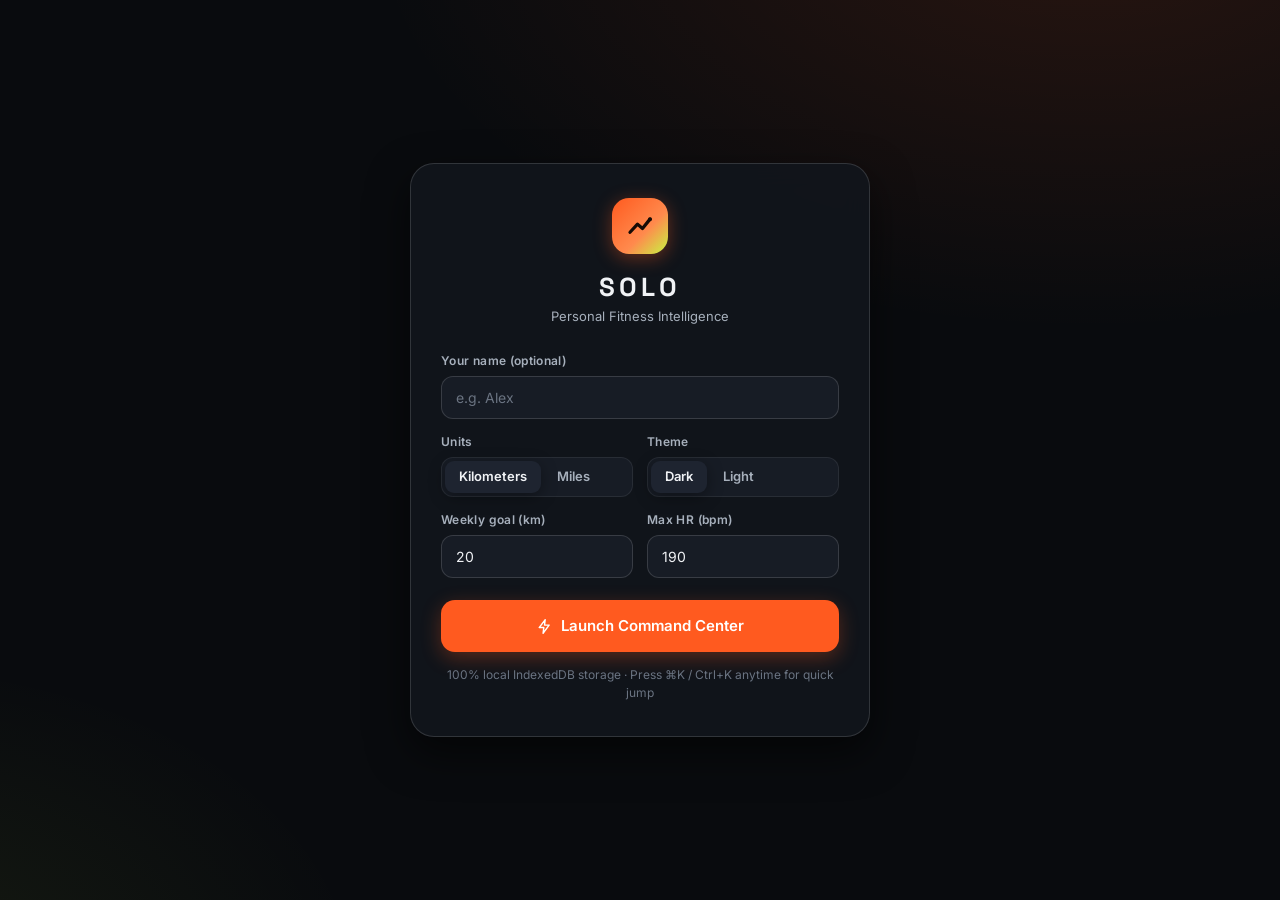
<file: index.html>
<!doctype html>
<html lang="en" data-theme="dark">
<head>
<meta charset="utf-8">
<meta name="viewport" content="width=device-width, initial-scale=1, viewport-fit=cover">
<title>SOLO — Personal Fitness Intelligence</title>
<meta name="description" content="SOLO — a private, single-user fitness command center. Track runs, rides, hikes and workouts with CTL/ATL/TSB training load modeling. You vs your best.">
<meta name="theme-color" content="#090B0E">
<meta name="mobile-web-app-capable" content="yes">
<meta name="apple-mobile-web-app-capable" content="yes">
<meta name="apple-mobile-web-app-status-bar-style" content="black-translucent">
<meta name="apple-mobile-web-app-title" content="SOLO">
<link rel="preconnect" href="https://fonts.googleapis.com">
<link rel="preconnect" href="https://fonts.gstatic.com" crossorigin>
<link href="https://fonts.googleapis.com/css2?family=Inter:wght@400;500;600;700&family=JetBrains+Mono:wght@500;600&family=Space+Grotesk:wght@600;700&display=swap" rel="stylesheet">
<link rel="icon" href="data:image/svg+xml,%3Csvg%20xmlns='http://www.w3.org/2000/svg'%20viewBox='0%200%2096%2096'%3E%3Crect%20width='96'%20height='96'%20rx='22'%20fill='%230C0E12'/%3E%3Cpath%20d='M26%2062%20L44%2044%20L54%2054%20L72%2032'%20stroke='%23FF5A1F'%20stroke-width='9'%20stroke-linecap='round'%20stroke-linejoin='round'%20fill='none'/%3E%3Ccircle%20cx='72'%20cy='32'%20r='8'%20fill='%23C8F542'/%3E%3C/svg%3E">
<link rel="stylesheet" href="styles.css">
</head>
<body>

<div id="lockscreen" class="lockscreen" hidden></div>

<div id="shell" class="shell" hidden>
  <aside id="sidebar">
    <div class="side-logo" data-nav="dashboard" role="button" tabindex="0">
      <div class="logo-mark">
        <svg viewBox="0 0 24 24" fill="none" stroke="currentColor" stroke-width="2.6" stroke-linecap="round" stroke-linejoin="round"><path d="M4 17 L10 10.5 L14 14 L20 6.5"/><circle cx="20" cy="6.5" r="1.6" fill="currentColor" stroke="none"/></svg>
      </div>
      <div>
        <div class="logo-word">SOLO</div>
        <div class="logo-tag">You vs. your best</div>
      </div>
    </div>

    <button class="cmd-trigger" data-action="open-cmd" aria-label="Quick search and commands">
      <span class="row" style="gap:7px">
        <svg viewBox="0 0 24 24" width="14" height="14" fill="none" stroke="currentColor" stroke-width="2.2" stroke-linecap="round"><circle cx="11" cy="11" r="6.5"/><path d="M16 16l5 5"/></svg>
        Quick jump…
      </span>
      <span class="kbd">⌘K</span>
    </button>

    <nav class="side-nav" id="sidenav"></nav>

    <div class="side-foot">
      <div class="side-util" id="side-util"></div>
    </div>
  </aside>

  <div class="main">
    <header id="topbar">
      <div class="topbar-brand" data-nav="dashboard" role="button" tabindex="0">
        <div class="logo-mark" style="width:32px;height:32px;border-radius:9px">
          <svg viewBox="0 0 24 24" fill="none" stroke="currentColor" stroke-width="2.6" stroke-linecap="round" stroke-linejoin="round" style="width:18px;height:18px"><path d="M4 17 L10 10.5 L14 14 L20 6.5"/><circle cx="20" cy="6.5" r="1.6" fill="currentColor" stroke="none"/></svg>
        </div>
        <span class="logo-word" style="font-size:17px">SOLO</span>
      </div>
      <div>
        <div class="topbar-title" id="topbar-title">Dashboard</div>
        <div class="topbar-sub" id="topbar-sub"></div>
      </div>
      <div class="topbar-actions" id="topbar-actions"></div>
    </header>
    <main id="view" tabindex="-1"></main>
  </div>

  <nav id="bottomnav"></nav>
</div>

<button id="recchip" aria-label="Return to recording"></button>
<div id="toasts" aria-live="polite"></div>
<div id="modal-root"></div>
<div id="cmd-root"></div>
<div id="tooltip" role="tooltip"></div>

<script src="scripts.js"></script>
</body>
</html>
</file>
<file: styles.css>
/* ============================================================
   SOLO — Personal Fitness Intelligence
   ============================================================ */

:root{
  --font-ui:'Inter',system-ui,-apple-system,'Segoe UI',Roboto,Helvetica,Arial,sans-serif;
  --font-display:'Space Grotesk','Inter',system-ui,sans-serif;
  --font-mono:'JetBrains Mono',ui-monospace,SFMono-Regular,monospace;
  --r-lg:20px; --r-md:14px; --r-sm:10px;
  --side-w:256px;
  --ease:cubic-bezier(.22,.8,.3,1);
  --safe-top:env(safe-area-inset-top,0px);
  --safe-bottom:env(safe-area-inset-bottom,0px);
  --safe-left:env(safe-area-inset-left,0px);
  --safe-right:env(safe-area-inset-right,0px);
}

html[data-theme="dark"]{
  --bg:#090B0E;
  --bg-2:#0D1015;
  --card:#12161D;
  --card-2:#171C25;
  --card-3:#1E2430;
  --border:rgba(255,255,255,.075);
  --border-2:rgba(255,255,255,.14);
  --text:#F0F2F5;
  --text-2:#A7B0BC;
  --text-3:#6B7482;
  --accent:#FF5A1F;
  --accent-hi:#FF7A45;
  --accent-ink:#160B06;
  --lime:#C8F542;
  --lime-ink:#141B03;
  --ok:#3ECF8E; --warn:#F5C542; --err:#FF5D5D; --info:#38BDF8;
  --run:#FF6B2C; --walk:#F5D842; --cycle:#5B8CFF; --hike:#35D0BA; --gym:#A78BFA; --custom:#C8F542;
  --shadow:0 16px 42px rgba(0,0,0,.58);
  --shadow-sm:0 4px 16px rgba(0,0,0,.36);
  --grid:rgba(255,255,255,.055);
  --chart-tip-bg:#1B212C;
  --safety:env(safe-area-inset-bottom,0px);
  color-scheme:dark;
}
html[data-theme="light"]{
  --bg:#F3F5F8;
  --bg-2:#EAECEF;
  --card:#FFFFFF;
  --card-2:#F5F7FA;
  --card-3:#EBEEF3;
  --border:rgba(15,20,30,.085);
  --border-2:rgba(15,20,30,.16);
  --text:#12161E;
  --text-2:#565F6E;
  --text-3:#87909E;
  --accent:#F04E12;
  --accent-hi:#FF6A33;
  --accent-ink:#FFF6F2;
  --lime:#7DB410;
  --lime-ink:#F7FFE8;
  --ok:#149A62; --warn:#B58900; --err:#D84343; --info:#0284C7;
  --run:#F0561E; --walk:#C29A0B; --cycle:#3D6FE0; --hike:#12988A; --gym:#8256E8; --custom:#7DB410;
  --shadow:0 12px 34px rgba(24,32,48,.11);
  --shadow-sm:0 3px 12px rgba(24,32,48,.07);
  --grid:rgba(15,20,30,.07);
  --chart-tip-bg:#1D222B;
  --safety:env(safe-area-inset-bottom,0px);
  color-scheme:light;
}

*{box-sizing:border-box;margin:0;padding:0;-webkit-tap-highlight-color:transparent}
[hidden]{display:none !important}
html{-webkit-text-size-adjust:100%;overflow-x:hidden}
body{
  font-family:var(--font-ui);
  background:var(--bg);
  color:var(--text);
  font-size:15px;
  line-height:1.5;
  min-height:100vh;
  min-height:100dvh;
  overflow-x:hidden;
  -webkit-font-smoothing:antialiased;
  text-rendering:optimizeLegibility;
}
::selection{background:rgba(255,90,31,.35)}
button{font:inherit;color:inherit;background:none;border:none;cursor:pointer;touch-action:manipulation}
input,select,textarea{font:inherit;color:inherit;touch-action:manipulation}
a{color:inherit;text-decoration:none;touch-action:manipulation}
img{max-width:100%;height:auto;display:block}
canvas{display:block;max-width:100%}
:focus-visible{outline:2px solid var(--accent);outline-offset:2px;border-radius:6px}
::-webkit-scrollbar{width:10px;height:10px}
::-webkit-scrollbar-thumb{background:var(--border-2);border-radius:8px;border:2px solid transparent;background-clip:content-box}
::-webkit-scrollbar-track{background:transparent}

/* ---------- typography helpers ---------- */
.display{font-family:var(--font-display)}
.mono{font-family:var(--font-mono);font-variant-numeric:tabular-nums}
.num{font-family:var(--font-display);font-variant-numeric:tabular-nums;letter-spacing:-.01em}
.muted{color:var(--text-2)}
.dim{color:var(--text-3)}
.tiny{font-size:12px}
.small{font-size:13px}
.up{color:var(--ok)} .down{color:var(--err)}
.acc{color:var(--accent)}
.row{display:flex;align-items:center;gap:10px}
.row-start{display:flex;align-items:flex-start;gap:10px}
.spread{display:flex;align-items:center;justify-content:space-between;gap:10px}
.wrap{flex-wrap:wrap}
.grow{flex:1;min-width:0}
.divider{height:1px;background:var(--border);border:none;margin:14px 0}
.hide{display:none !important}

/* ============================================================
   Layout: shell / sidebar / topbar / bottom nav
   ============================================================ */
.shell{display:flex;min-height:100vh}

#sidebar{
  width:var(--side-w);flex:0 0 var(--side-w);
  position:sticky;top:0;height:100vh;
  display:flex;flex-direction:column;
  background:var(--bg-2);
  border-right:1px solid var(--border);
  padding:22px 16px 18px;
  z-index:40;
}
.side-logo{display:flex;align-items:center;gap:11px;padding:2px 8px 18px;cursor:pointer}
.logo-mark{width:38px;height:38px;border-radius:11px;flex:0 0 auto;
  background:linear-gradient(135deg,var(--accent),#FF8A4D 60%,var(--lime));
  display:grid;place-items:center;color:#160B06;box-shadow:0 4px 18px rgba(255,90,31,.38)}
.logo-mark svg{width:22px;height:22px}
.logo-word{font-family:var(--font-display);font-weight:700;font-size:21px;letter-spacing:.14em}
.logo-tag{font-size:10.5px;color:var(--text-3);letter-spacing:.05em;margin-top:-2px}

.cmd-trigger{
  display:flex;align-items:center;justify-content:space-between;gap:8px;
  background:var(--card);border:1px solid var(--border);border-radius:11px;
  padding:8px 11px;margin-bottom:12px;color:var(--text-3);font-size:12.5px;
  transition:all .15s var(--ease);width:100%;
}
.cmd-trigger:hover{border-color:var(--border-2);color:var(--text-2);background:var(--card-2)}
.kbd{
  font-family:var(--font-mono);font-size:10.5px;font-weight:600;
  padding:2px 6px;border-radius:6px;background:var(--card-3);color:var(--text-2);
  border:1px solid var(--border);
}

.side-nav{display:flex;flex-direction:column;gap:3px}
.nav-item{
  display:flex;align-items:center;gap:12px;
  padding:10px 12px;border-radius:12px;
  color:var(--text-2);font-weight:500;font-size:14px;
  transition:background .16s var(--ease),color .16s var(--ease);
  position:relative;white-space:nowrap;text-align:left;width:100%;
}
.nav-item svg{width:19px;height:19px;flex:0 0 auto;opacity:.85}
.nav-item:hover{background:var(--card-2);color:var(--text)}
.nav-item.active{background:var(--card-3);color:var(--text);font-weight:600}
.nav-item.active::before{
  content:"";position:absolute;left:-16px;top:50%;transform:translateY(-50%);
  width:3px;height:22px;border-radius:0 3px 3px 0;background:var(--accent);
}
.nav-item .nbadge{
  margin-left:auto;font-size:10.5px;font-weight:700;letter-spacing:.06em;
  background:rgba(255,90,31,.16);color:var(--accent-hi);
  padding:2px 7px;border-radius:99px;
}
html[data-theme="light"] .nav-item .nbadge{background:rgba(240,78,18,.12)}
.side-foot{margin-top:auto;display:flex;flex-direction:column;gap:8px;padding-top:14px;border-top:1px solid var(--border)}
.side-util{display:flex;flex-direction:column;gap:2px}
.side-note{font-size:11px;color:var(--text-3);padding:6px 12px 2px;line-height:1.45}

.main{flex:1;min-width:0;display:flex;flex-direction:column}

#topbar{
  position:sticky;top:0;z-index:30;
  display:flex;align-items:center;gap:14px;
  padding:14px 28px;
  background:color-mix(in srgb,var(--bg) 82%,transparent);
  backdrop-filter:blur(14px);-webkit-backdrop-filter:blur(14px);
  border-bottom:1px solid var(--border);
  min-height:64px;
}
.topbar-title{font-family:var(--font-display);font-weight:700;font-size:19px;letter-spacing:.01em}
.topbar-sub{font-size:12.5px;color:var(--text-3);margin-top:-2px}
.topbar-actions{margin-left:auto;display:flex;align-items:center;gap:10px}
.topbar-brand{display:none;align-items:center;gap:9px;cursor:pointer}

#view{
  flex:1;padding:26px 28px 90px;
  width:100%;max-width:1240px;margin:0 auto;
}

#bottomnav{
  display:none;position:fixed;left:0;right:0;bottom:0;z-index:60;
  background:color-mix(in srgb,var(--bg-2) 92%,transparent);
  backdrop-filter:blur(16px);-webkit-backdrop-filter:blur(16px);
  border-top:1px solid var(--border);
  padding:6px 8px calc(6px + var(--safety));
  justify-content:space-around;
}
.bn-item{
  display:flex;flex-direction:column;align-items:center;gap:3px;
  color:var(--text-3);font-size:10.5px;font-weight:600;letter-spacing:.02em;
  padding:7px 12px;border-radius:12px;min-width:62px;
  transition:color .15s var(--ease);
}
.bn-item svg{width:21px;height:21px}
.bn-item.active{color:var(--text)}
.bn-item.rec{color:var(--accent-hi)}

#recchip{
  position:fixed;right:16px;bottom:calc(84px + var(--safety));z-index:55;
  display:none;align-items:center;gap:10px;
  background:var(--card-3);border:1px solid var(--border-2);
  box-shadow:var(--shadow);border-radius:99px;padding:9px 16px 9px 13px;
  font-size:13px;font-weight:600;cursor:pointer;
  max-width:calc(100vw - 32px);
}
#recchip.on{display:flex}
#recchip .dot{width:9px;height:9px;border-radius:50%;background:var(--err);animation:pulse 1.4s infinite}
#recchip.paused .dot{background:var(--warn);animation:none}
@media (min-width:901px){ #recchip{bottom:20px} }

/* ============================================================
   Components
   ============================================================ */
.card{
  background:var(--card);
  border:1px solid var(--border);
  border-radius:var(--r-lg);
  padding:20px;
  box-shadow:var(--shadow-sm);
}
.card.hoverable{transition:transform .18s var(--ease),border-color .18s var(--ease)}
.card.hoverable:hover{transform:translateY(-2px);border-color:var(--border-2)}
.card-title{
  font-family:var(--font-display);font-weight:600;font-size:15px;
  display:flex;align-items:center;gap:8px;letter-spacing:.01em;
}
.card-sub{font-size:12.5px;color:var(--text-3);margin-top:2px}
.card-head{display:flex;align-items:flex-start;justify-content:space-between;gap:12px;margin-bottom:14px;flex-wrap:wrap}

.grid{display:grid;gap:16px}
.grid>*{min-width:0}
.dash-hero>*,.kpis>*,.pr-grid>*,.goal-grid>*,.set-grid>*,.rec-hero>*{min-width:0}
.g2{grid-template-columns:repeat(2,minmax(0,1fr))}
.g3{grid-template-columns:repeat(3,minmax(0,1fr))}
.g4{grid-template-columns:repeat(4,minmax(0,1fr))}
.g-2col{grid-template-columns:1.6fr 1fr}
.g-2col-b{grid-template-columns:3fr 2fr}
@media (max-width:980px){
  .g4{grid-template-columns:repeat(2,1fr)} .g3{grid-template-columns:repeat(2,1fr)}
  .g-2col,.g-2col-b{grid-template-columns:1fr}
}
@media (max-width:640px){ .g4,.g3,.g2{grid-template-columns:repeat(2,minmax(0,1fr))} }

/* stat blocks */
.stat-label{
  font-size:11px;font-weight:600;letter-spacing:.09em;text-transform:uppercase;
  color:var(--text-3);display:flex;align-items:center;gap:6px;
}
.stat-value{font-family:var(--font-display);font-weight:700;font-size:30px;line-height:1.15;
  font-variant-numeric:tabular-nums;letter-spacing:-.01em;margin-top:6px}
.stat-value .unit{font-size:15px;font-weight:500;color:var(--text-2);margin-left:3px;letter-spacing:0}
.stat-sub{font-size:12px;color:var(--text-2);margin-top:4px;display:flex;align-items:center;gap:6px;flex-wrap:wrap}
.stat-value.lg{font-size:40px}
.stat-value.sm{font-size:22px}
.delta{display:inline-flex;align-items:center;gap:3px;font-size:11.5px;font-weight:700;
  padding:2px 7px;border-radius:99px}
.delta.up{background:rgba(62,207,142,.13);color:var(--ok)}
.delta.down{background:rgba(255,93,93,.13);color:var(--err)}
.delta.flat{background:var(--card-3);color:var(--text-2)}
.delta.info{background:rgba(56,189,248,.14);color:var(--info)}

/* buttons */
.btn{
  display:inline-flex;align-items:center;justify-content:center;gap:8px;
  border-radius:12px;padding:10px 18px;font-weight:600;font-size:14px;
  border:1px solid transparent;transition:all .16s var(--ease);
  user-select:none;white-space:nowrap;
}
.btn svg{width:17px;height:17px}
.btn:active{transform:scale(.97)}
.btn-primary{background:var(--accent);color:#fff;box-shadow:0 6px 20px rgba(255,90,31,.30)}
.btn-primary:hover{background:var(--accent-hi)}
.btn-lime{background:var(--lime);color:var(--lime-ink)}
.btn-lime:hover{filter:brightness(1.06)}
.btn-outline{border-color:var(--border-2);background:transparent;color:var(--text)}
.btn-outline:hover{background:var(--card-2);border-color:var(--text-3)}
.btn-ghost{color:var(--text-2)}
.btn-ghost:hover{background:var(--card-2);color:var(--text)}
.btn-danger{background:rgba(255,93,93,.12);color:var(--err);border-color:rgba(255,93,93,.3)}
.btn-danger:hover{background:rgba(255,93,93,.2)}
.btn-sm{padding:7px 13px;font-size:13px;border-radius:10px}
.btn-xs{padding:5px 10px;font-size:12px;border-radius:8px;font-weight:600}
.btn-lg{padding:14px 26px;font-size:15px;border-radius:14px}
.btn-block{width:100%}
.btn[disabled]{opacity:.45;cursor:not-allowed;pointer-events:none}
.btn-icon{
  width:40px;height:40px;padding:0;border-radius:12px;
  display:inline-flex;align-items:center;justify-content:center;
  color:var(--text-2);border:1px solid var(--border);
  background:var(--card);transition:all .16s var(--ease);flex:0 0 auto;
}
.btn-icon:hover{color:var(--text);border-color:var(--border-2);background:var(--card-2)}
.btn-icon svg{width:18px;height:18px}
.btn-icon.sm{width:32px;height:32px;border-radius:9px}
.btn-icon.sm svg{width:15px;height:15px}

/* chips */
.chip{
  display:inline-flex;align-items:center;gap:6px;
  font-size:11.5px;font-weight:600;letter-spacing:.02em;
  padding:3px 10px;border-radius:99px;
  background:var(--card-3);color:var(--text-2);
  border:1px solid var(--border);white-space:nowrap;
}
.chip .cdot{width:7px;height:7px;border-radius:50%;background:var(--tc,var(--text-3))}
.chip-demo{background:rgba(200,245,66,.12);color:var(--lime);border-color:rgba(200,245,66,.35)}
html[data-theme="light"] .chip-demo{background:rgba(125,180,16,.1)}
.chip-tss{background:rgba(56,189,248,.12);color:var(--info);border-color:rgba(56,189,248,.3)}

/* forms */
.field{display:flex;flex-direction:column;gap:6px;min-width:0}
.label{font-size:12px;font-weight:600;color:var(--text-2);letter-spacing:.03em}
.input,.select,.textarea{
  width:100%;background:var(--card-2);
  border:1px solid var(--border-2);border-radius:12px;
  padding:10px 14px;font-size:14px;color:var(--text);
  transition:border-color .15s var(--ease),box-shadow .15s var(--ease);
}
.input::placeholder,.textarea::placeholder{color:var(--text-3)}
.input:focus,.select:focus,.textarea:focus{
  outline:none;border-color:var(--accent);
  box-shadow:0 0 0 3px rgba(255,90,31,.18);
}
.textarea{resize:vertical;min-height:76px}
.select{
  appearance:none;-webkit-appearance:none;
  background-image:url("data:image/svg+xml,%3Csvg xmlns='http://www.w3.org/2000/svg' width='12' height='12' viewBox='0 0 24 24' fill='none' stroke='%23888' stroke-width='2.6' stroke-linecap='round' stroke-linejoin='round'%3E%3Cpath d='M6 9l6 6 6-6'/%3E%3C/svg%3E");
  background-repeat:no-repeat;background-position:right 12px center;padding-right:34px;
}
.frow{display:grid;gap:14px;grid-template-columns:repeat(auto-fit,minmax(130px,1fr))}
.ferr{font-size:12px;color:var(--err);display:none}
.ferr.on{display:block}
input[type="range"]{accent-color:var(--accent);width:100%}

/* segmented control */
.seg{
  display:inline-flex;background:var(--card-2);border:1px solid var(--border);
  border-radius:12px;padding:3px;gap:2px;flex-wrap:wrap;
}
.seg-btn{
  padding:6px 14px;border-radius:9px;font-size:13px;font-weight:600;color:var(--text-2);
  transition:all .15s var(--ease);
}
.seg-btn:hover{color:var(--text)}
.seg-btn.active{background:var(--card-3);color:var(--text);box-shadow:var(--shadow-sm)}

/* table */
.table{width:100%;border-collapse:collapse;font-size:13.5px}
.table th{
  text-align:left;font-size:11px;letter-spacing:.08em;text-transform:uppercase;
  color:var(--text-3);font-weight:600;padding:8px 10px;border-bottom:1px solid var(--border);
  white-space:nowrap;
}
.table td{padding:9px 10px;border-bottom:1px solid var(--border);white-space:nowrap}
.table tr:last-child td{border-bottom:none}
.table td.num,.table th.num{text-align:right;font-variant-numeric:tabular-nums}
.table-wrap{overflow-x:auto;border-radius:var(--r-md)}

/* progress bars */
.pb{height:8px;background:var(--card-3);border-radius:99px;overflow:hidden;position:relative}
.pb-fill{height:100%;border-radius:99px;background:var(--accent);transition:width .7s var(--ease)}
.pb-fill.lime{background:var(--lime)}

/* modal & command palette */
.modal-backdrop,.cmd-backdrop{
  position:fixed;inset:0;z-index:100;
  background:rgba(5,7,10,.66);backdrop-filter:blur(8px);-webkit-backdrop-filter:blur(8px);
  display:flex;align-items:center;justify-content:center;padding:18px;
  animation:fadein .16s var(--ease);
}
.cmd-backdrop{align-items:flex-start;padding-top:min(14vh,110px);z-index:115}
.modal{
  width:100%;max-width:480px;max-height:calc(100vh - 48px);overflow:auto;
  background:var(--card);border:1px solid var(--border-2);border-radius:20px;
  box-shadow:var(--shadow);padding:22px;
  animation:pop .2s var(--ease);
}
.modal.wide{max-width:640px}
.modal-head{display:flex;align-items:flex-start;justify-content:space-between;gap:12px;margin-bottom:6px}
.modal-title{font-family:var(--font-display);font-weight:700;font-size:18px}
.modal-foot{display:flex;gap:10px;justify-content:flex-end;margin-top:20px;flex-wrap:wrap}

.cmd-box{
  width:100%;max-width:560px;background:var(--card);border:1px solid var(--border-2);
  border-radius:18px;box-shadow:var(--shadow);overflow:hidden;animation:pop .18s var(--ease);
}
.cmd-top{display:flex;align-items:center;gap:10px;padding:14px 16px;border-bottom:1px solid var(--border)}
.cmd-top svg{width:18px;height:18px;color:var(--text-3)}
.cmd-input{flex:1;background:transparent;border:none;font-size:15px;color:var(--text);outline:none}
.cmd-list{max-height:340px;overflow:auto;padding:8px}
.cmd-group{font-size:10.5px;font-weight:700;letter-spacing:.09em;text-transform:uppercase;color:var(--text-3);padding:8px 10px 4px}
.cmd-item{
  display:flex;align-items:center;gap:11px;padding:9px 11px;border-radius:11px;
  cursor:pointer;font-size:13.5px;color:var(--text-2);
}
.cmd-item svg{width:16px;height:16px;flex:0 0 auto}
.cmd-item.sel,.cmd-item:hover{background:var(--card-3);color:var(--text)}
.cmd-item .cmd-meta{margin-left:auto;font-size:11.5px;color:var(--text-3);font-family:var(--font-mono)}

/* toasts */
#toasts{position:fixed;top:16px;right:16px;z-index:130;display:flex;flex-direction:column;gap:10px;max-width:min(380px,calc(100vw - 32px))}
@media (max-width:640px){ #toasts{left:16px;align-items:center} }
.toast{
  display:flex;align-items:flex-start;gap:10px;
  background:var(--chart-tip-bg);color:#F2F4F7;
  border:1px solid rgba(255,255,255,.1);
  padding:12px 16px;border-radius:14px;box-shadow:var(--shadow);
  font-size:13.5px;font-weight:500;animation:slidein .25s var(--ease);
}
.toast svg{width:17px;height:17px;flex:0 0 auto;margin-top:1px}
.toast.ok svg{color:var(--lime)}
.toast.err svg{color:var(--err)}
.toast.info svg{color:var(--accent-hi)}
.toast.hide{animation:slideout .25s var(--ease) forwards}

/* chart tooltip */
#tooltip{
  position:fixed;z-index:140;pointer-events:none;
  background:var(--chart-tip-bg);color:#F2F4F7;
  border:1px solid rgba(255,255,255,.1);
  padding:9px 12px;border-radius:12px;font-size:12.5px;line-height:1.5;
  box-shadow:var(--shadow);max-width:260px;
  opacity:0;transition:opacity .12s ease;
}
#tooltip.on{opacity:1}
#tooltip .tt-t{font-weight:700;font-family:var(--font-display);margin-bottom:2px}
#tooltip .tt-row{display:flex;justify-content:space-between;gap:14px}
#tooltip .tt-row b{font-variant-numeric:tabular-nums;font-weight:600}

/* empty states */
.empty{
  display:flex;flex-direction:column;align-items:center;text-align:center;
  padding:46px 22px;gap:6px;
}
.empty-art{margin-bottom:10px;opacity:.9;color:var(--accent)}
.empty-title{font-family:var(--font-display);font-weight:700;font-size:17px}
.empty-text{font-size:13.5px;color:var(--text-2);max-width:440px;line-height:1.6}
.empty .btn{margin-top:14px}

/* info / note boxes */
.note{
  display:flex;gap:10px;align-items:flex-start;
  background:var(--card-2);border:1px solid var(--border);
  border-radius:var(--r-md);padding:12px 14px;font-size:13px;color:var(--text-2);
}
.note svg{width:16px;height:16px;flex:0 0 auto;margin-top:2px;color:var(--text-3)}
.note.warn{border-color:rgba(245,197,66,.35);background:rgba(245,197,66,.07);color:var(--text)}
.note.warn svg{color:var(--warn)}

.section-title{
  font-family:var(--font-display);font-weight:600;font-size:16px;
  margin:30px 0 14px;display:flex;align-items:center;gap:8px;
}
.section-title:first-child{margin-top:0}
.section-title .hint{font-family:var(--font-ui);font-weight:400;font-size:12.5px;color:var(--text-3)}

/* animations */
@keyframes fadein{from{opacity:0}to{opacity:1}}
@keyframes pop{from{opacity:0;transform:scale(.96) translateY(6px)}to{opacity:1;transform:scale(1) translateY(0)}}
@keyframes slidein{from{opacity:0;transform:translateX(18px)}to{opacity:1;transform:translateX(0)}}
@keyframes slideout{to{opacity:0;transform:translateX(18px)}}
@keyframes fadeUp{from{transform:translateY(6px)}to{transform:translateY(0)}}
@keyframes pulse{0%{box-shadow:0 0 0 0 rgba(255,93,93,.55)}70%{box-shadow:0 0 0 9px rgba(255,93,93,0)}100%{box-shadow:0 0 0 0 rgba(255,93,93,0)}}
.view-anim{animation:fadeUp .22s var(--ease)}
@media (prefers-reduced-motion:reduce){
  *,*::before,*::after{animation-duration:.001s !important;transition-duration:.001s !important}
}

/* ============================================================
   View styles
   ============================================================ */
.dash-hero{display:grid;grid-template-columns:1.25fr 1fr 1fr 1fr;gap:16px;margin-bottom:16px}
@media (max-width:1180px){.dash-hero{grid-template-columns:1fr 1fr}}
@media (max-width:460px){.dash-hero{grid-template-columns:1fr}}
.hero-today .stat-value.lg{font-size:clamp(34px,6vw,46px)}
.today-rows{display:flex;flex-direction:column;gap:8px;margin-top:14px}
.today-row{display:flex;align-items:center;gap:10px;font-size:13.5px;color:var(--text-2);cursor:pointer}
.today-row b{color:var(--text);font-weight:600;font-variant-numeric:tabular-nums}
.today-row .mini-ico{width:30px;height:30px;border-radius:9px;background:var(--card-3);
  display:grid;place-items:center;color:var(--text-2);flex:0 0 auto}
.today-row .mini-ico svg{width:15px;height:15px}

.ring-card{display:flex;align-items:center;gap:16px}
.ring-wrap{position:relative;width:86px;height:86px;flex:0 0 auto}
.ring-wrap svg{transform:rotate(-90deg)}
.ring-center{
  position:absolute;inset:0;display:flex;flex-direction:column;align-items:center;justify-content:center;
  font-family:var(--font-display);font-weight:700;font-size:17px;font-variant-numeric:tabular-nums;
}
.ring-center .rsub{font-size:9.5px;font-weight:600;color:var(--text-3);letter-spacing:.05em;margin-top:1px}
.ring-track{stroke:var(--card-3)}
.ring-val{stroke:var(--accent);stroke-linecap:round;transition:stroke-dashoffset .9s var(--ease)}
.ring-val.done{stroke:var(--lime)}

.streak-flame{
  width:46px;height:46px;border-radius:14px;display:grid;place-items:center;flex:0 0 auto;
  background:linear-gradient(135deg,rgba(255,107,44,.22),rgba(245,197,66,.16));color:var(--run);
}
.streak-flame svg{width:24px;height:24px}
.streak-flame.cold{background:var(--card-3);color:var(--text-3)}

.spark-box{height:74px;position:relative}
.spark-box canvas{width:100%;height:100%;display:block}

/* activity rows */
.act-row{
  display:flex;align-items:center;gap:14px;padding:12px 14px;border-radius:14px;
  transition:background .15s var(--ease);cursor:pointer;
}
.act-row:hover{background:var(--card-2)}
.act-ico{
  width:44px;height:44px;border-radius:13px;flex:0 0 auto;
  display:grid;place-items:center;color:#10130A;
  background:var(--tc,var(--accent));
}
.act-ico svg{width:22px;height:22px}
.act-main{flex:1;min-width:0}
.act-name{font-weight:600;font-size:14.5px;white-space:nowrap;overflow:hidden;text-overflow:ellipsis;display:flex;align-items:center;gap:7px}
.act-sub{font-size:12px;color:var(--text-3);margin-top:1px;white-space:nowrap;overflow:hidden;text-overflow:ellipsis}
.act-nums{text-align:right;flex:0 0 auto}
.act-dist{font-family:var(--font-display);font-weight:700;font-size:16px;font-variant-numeric:tabular-nums}
.act-meta2{font-size:11.5px;color:var(--text-3);font-variant-numeric:tabular-nums;margin-top:1px}
.month-h{
  font-size:12px;font-weight:700;letter-spacing:.1em;text-transform:uppercase;color:var(--text-3);
  margin:22px 0 8px;display:flex;align-items:center;gap:10px;
}
.month-h::after{content:"";flex:1;height:1px;background:var(--border)}
.month-h:first-child{margin-top:0}

.filter-bar{display:flex;gap:10px;flex-wrap:wrap;align-items:center;margin-bottom:18px}
.search-box{position:relative;flex:1;min-width:200px}
.search-box svg{position:absolute;left:12px;top:50%;transform:translateY(-50%);width:16px;height:16px;color:var(--text-3);pointer-events:none}
.search-box .input{padding-left:38px}
.type-filter{display:flex;gap:6px;flex-wrap:wrap}
.tf-chip{
  display:inline-flex;align-items:center;gap:7px;padding:7px 13px;border-radius:99px;
  border:1px solid var(--border);background:var(--card);font-size:12.5px;font-weight:600;color:var(--text-2);
  transition:all .15s var(--ease);cursor:pointer;
}
.tf-chip .cdot{width:7px;height:7px;border-radius:50%;background:var(--tc)}
.tf-chip.on{border-color:var(--tc);color:var(--text);background:color-mix(in srgb,var(--tc) 12%,var(--card))}

/* Record view */
.rec-hero{display:grid;grid-template-columns:repeat(3,1fr);gap:12px;margin:16px 0}
@media (max-width:760px){.rec-hero{grid-template-columns:repeat(2,1fr)}}
.rec-stat{background:var(--card-2);border:1px solid var(--border);border-radius:16px;padding:14px 16px}
.rec-stat .stat-value{font-size:clamp(22px,4.5vw,30px)}
.rec-big .stat-value{font-size:clamp(30px,7vw,44px)}
.rec-status{
  display:inline-flex;align-items:center;gap:8px;font-weight:700;font-size:12px;letter-spacing:.1em;
  text-transform:uppercase;padding:6px 13px;border-radius:99px;
}
.rec-status .dot{width:9px;height:9px;border-radius:50%}
.rec-status.live{background:rgba(255,93,93,.14);color:var(--err)} .rec-status.live .dot{background:var(--err);animation:pulse 1.4s infinite}
.rec-status.paused{background:rgba(245,197,66,.14);color:var(--warn)} .rec-status.paused .dot{background:var(--warn)}
.rec-status.idle{background:var(--card-3);color:var(--text-2)} .rec-status.idle .dot{background:var(--text-3)}
.rec-controls{display:flex;gap:12px;justify-content:center;flex-wrap:wrap;margin-top:18px}
.btn-rec{
  min-width:150px;padding:14px 24px;border-radius:16px;font-size:15px;font-weight:700;
  display:inline-flex;align-items:center;justify-content:center;gap:9px;
}
.btn-rec svg{width:18px;height:18px}
.btn-stop{background:var(--card-3);border:1px solid var(--border-2)}
.btn-stop:hover{border-color:var(--err);color:var(--err)}

.type-pick{display:grid;grid-template-columns:repeat(3,minmax(0,1fr));gap:12px}
@media (max-width:640px){.type-pick{grid-template-columns:repeat(2,minmax(0,1fr));gap:10px}}
.type-card{
  display:flex;align-items:center;gap:14px;padding:15px 16px;text-align:left;
  border-radius:16px;border:1.5px solid var(--border);background:var(--card-2);
  transition:all .18s var(--ease);cursor:pointer;position:relative;overflow:hidden;
}
.type-card .tc-ico{
  width:42px;height:42px;border-radius:12px;flex:0 0 auto;display:grid;place-items:center;
  background:color-mix(in srgb,var(--tc) 14%,transparent);color:var(--tc);
  transition:transform .18s var(--ease),background .18s var(--ease);
}
.type-card svg{width:22px;height:22px;color:var(--tc)}
.type-card .tc-info{min-width:0;flex:1}
.type-card .tc-name{font-family:var(--font-display);font-weight:700;font-size:15px;color:var(--text);line-height:1.2}
.type-card .tc-sub{font-size:11.5px;color:var(--text-3);margin-top:3px;white-space:nowrap;overflow:hidden;text-overflow:ellipsis}
.type-card:hover{border-color:var(--border-2);background:var(--card-3);transform:translateY(-1px)}
.type-card.on{
  border-color:var(--tc);
  background:color-mix(in srgb,var(--tc) 12%,var(--card));
  box-shadow:0 6px 20px color-mix(in srgb,var(--tc) 16%,transparent);
}
.type-card.on .tc-ico{background:var(--tc);color:#0E1116}
.type-card.on .tc-ico svg{color:#0E1116}
.type-card.on .tc-sub{color:var(--text-2)}

/* Route map (Leaflet + Canvas hybrid) */
.map-wrap{position:relative;border-radius:16px;overflow:hidden;background:var(--bg-2);border:1px solid var(--border);height:var(--map-h,340px)}
.map-wrap .map-host{width:100%;height:100%;position:relative;z-index:1}
/* Route map (Native OSM Slippy Tiles + Cartographic Vector Canvas) */
.map-wrap{position:relative;border-radius:16px;overflow:hidden;background:var(--bg-2);border:1px solid var(--border);height:var(--map-h,340px);min-height:240px}
.map-wrap .map-host{width:100%;height:100%;position:relative;z-index:1}
.map-wrap canvas{width:100%;height:100%;touch-action:none;cursor:grab;display:block}
.map-wrap canvas:active{cursor:grabbing}
.map-ctl{position:absolute;top:10px;right:10px;display:flex;flex-direction:column;gap:7px;z-index:20}
.map-ctl .btn-icon{width:34px;height:34px;background:var(--card);border:1px solid var(--border-2);backdrop-filter:blur(8px);box-shadow:var(--shadow-sm)}
.map-ctl .btn-icon svg{width:15px;height:15px}
.map-badge{
  position:absolute;left:10px;bottom:10px;z-index:20;
  background:color-mix(in srgb,var(--card) 88%,transparent);backdrop-filter:blur(8px);
  border:1px solid var(--border);border-radius:10px;padding:5px 10px;
  font-size:10.5px;color:var(--text-2);letter-spacing:.03em;pointer-events:none;
}
.map-legend{display:flex;align-items:center;gap:8px;flex-wrap:wrap;font-size:11px;color:var(--text-3);margin-top:10px}
.map-legend .lg-grad{width:88px;height:7px;border-radius:99px;background:linear-gradient(90deg,#5B8CFF,#C8F542,#FF5A1F)}
@media (max-width:640px){.map-wrap{height:270px !important}}

/* Activity detail */
.detail-head{display:flex;gap:16px;align-items:flex-start;flex-wrap:wrap;margin-bottom:18px}
.detail-ico{width:62px;height:62px;border-radius:18px;display:grid;place-items:center;flex:0 0 auto;color:#10130A;background:var(--tc,var(--accent))}
.detail-ico svg{width:30px;height:30px}
.detail-title{font-family:var(--font-display);font-weight:700;font-size:clamp(21px,4vw,28px);line-height:1.2;word-break:break-word}
.detail-sub{color:var(--text-2);font-size:13.5px;margin-top:3px;display:flex;align-items:center;gap:8px;flex-wrap:wrap}
.detail-actions{display:flex;gap:8px;flex-wrap:wrap;margin-left:auto}
.dgrid{display:grid;grid-template-columns:repeat(auto-fit,minmax(118px,1fr));gap:1px;background:var(--border);border:1px solid var(--border);border-radius:16px;overflow:hidden}
.dcell{background:var(--card);padding:14px 16px}
.dcell .stat-value{font-size:21px;margin-top:4px}
.split-bar{height:5px;border-radius:99px;background:var(--card-3);position:relative;overflow:hidden;min-width:60px}
.split-bar i{position:absolute;left:0;top:0;bottom:0;border-radius:99px;background:var(--run);display:block}
.split-bar i.faster{background:var(--lime)}

/* HR zones */
.zone-bar{display:flex;height:14px;border-radius:99px;overflow:hidden;background:var(--card-3);gap:2px}
.zone-seg{height:100%;transition:width .6s var(--ease)}
.zone-list{display:grid;grid-template-columns:repeat(5,1fr);gap:10px;margin-top:12px}
@media (max-width:640px){.zone-list{grid-template-columns:repeat(2,1fr)}}
.zone-item{background:var(--card-2);border:1px solid var(--border);border-radius:12px;padding:9px 11px}

/* Progress */
.kpis{display:grid;grid-template-columns:repeat(auto-fit,minmax(150px,1fr));gap:16px;margin-bottom:16px}
.chart-box{position:relative;height:240px}
.chart-box canvas{width:100%;height:100%}
.chart-box.h180{height:180px}
.chart-box.h260{height:260px}
.heat-scroll{overflow-x:auto;padding-bottom:6px}
.heat-wrap{position:relative;height:132px;min-width:640px}
.heat-wrap canvas{width:100%;height:100%}
.dist-list{display:flex;flex-direction:column;gap:12px}
.dist-row .spread{margin-bottom:5px;font-size:13px}

/* Records */
.pr-grid{display:grid;grid-template-columns:repeat(auto-fill,minmax(235px,1fr));gap:16px}
.pr-card{position:relative;overflow:hidden}
.pr-ico{width:42px;height:42px;border-radius:13px;display:grid;place-items:center;background:color-mix(in srgb,var(--tc,var(--accent)) 16%,transparent);color:var(--tc,var(--accent))}
.pr-ico svg{width:21px;height:21px}
.pr-value{font-family:var(--font-display);font-weight:700;font-size:31px;font-variant-numeric:tabular-nums;letter-spacing:-.01em;margin-top:12px}
.pr-value .unit{font-size:15px;color:var(--text-2);font-weight:500}
.pr-sub{font-size:12.5px;color:var(--text-2);margin-top:5px;display:flex;align-items:center;gap:7px;flex-wrap:wrap}
.pr-link{display:inline-flex;align-items:center;gap:5px;font-size:12.5px;font-weight:600;color:var(--accent-hi);margin-top:12px}
.pr-empty{outline:1.5px dashed var(--border-2);outline-offset:-8px}
.pr-empty .pr-value{color:var(--text-3)}

/* Goals */
.goal-grid{display:grid;grid-template-columns:repeat(auto-fill,minmax(300px,1fr));gap:16px}
.goal-head{display:flex;align-items:center;gap:13px;margin-bottom:14px}
.goal-ico{width:44px;height:44px;border-radius:13px;display:grid;place-items:center;flex:0 0 auto;background:color-mix(in srgb,var(--tc,var(--accent)) 15%,transparent);color:var(--tc,var(--accent))}
.goal-ico svg{width:21px;height:21px}
.goal-pct{font-family:var(--font-display);font-weight:700;font-size:24px;font-variant-numeric:tabular-nums}
.done-chip{display:inline-flex;align-items:center;gap:6px;color:var(--lime);font-weight:700;font-size:12.5px}
.goal-foot{display:flex;justify-content:space-between;align-items:center;margin-top:12px;font-size:12.5px;color:var(--text-2);gap:10px;flex-wrap:wrap}

/* Settings / Profile */
.profile-head{
  display:flex;
  flex-direction:column;
  gap:16px;
  margin-bottom:20px;
}
.profile-main{
  display:flex;
  align-items:center;
  gap:16px;
  width:100%;
}
.profile-meta{
  flex:1;
  min-width:0;
  display:flex;
  flex-direction:column;
  gap:3px;
}
.profile-name{
  font-family:var(--font-display);
  font-weight:700;
  font-size:24px;
  line-height:1.2;
  word-break:break-word;
}
.profile-actions{
  display:flex;
  align-items:center;
  gap:8px;
  margin-top:6px;
  flex-wrap:wrap;
}
.profile-stats-grid{
  display:grid;
  grid-template-columns:repeat(4,1fr);
  gap:8px;
  width:100%;
  padding-top:14px;
  border-top:1px solid var(--border);
}
.pstat{
  background:var(--card-2);
  border:1px solid var(--border);
  border-radius:12px;
  padding:10px 12px;
  text-align:center;
  display:flex;
  flex-direction:column;
  gap:2px;
}
.pstat-val{
  font-family:var(--font-display);
  font-weight:700;
  font-size:16px;
  line-height:1.2;
  color:var(--text);
  white-space:nowrap;
}
.pstat-lbl{
  font-size:11px;
  color:var(--text-3);
  text-transform:uppercase;
  letter-spacing:.04em;
  font-weight:600;
}
@media (max-width:540px){
  .profile-stats-grid{grid-template-columns:repeat(2,1fr);gap:8px}
  .profile-name{font-size:20px}
  .avatar{width:72px;height:72px;border-radius:20px;font-size:26px}
}
.avatar{
  width:84px;height:84px;border-radius:26px;overflow:hidden;flex:0 0 auto;
  background:linear-gradient(135deg,var(--accent),var(--lime));color:var(--accent-ink);
  display:grid;place-items:center;font-family:var(--font-display);font-weight:700;font-size:30px;
  border:1px solid var(--border-2);position:relative;cursor:pointer;
}
.avatar img{width:100%;height:100%;object-fit:cover}
.avatar-edit{position:absolute;inset:0;background:rgba(8,10,13,.55);display:grid;place-items:center;color:#fff;opacity:0;transition:opacity .15s}
.avatar:hover .avatar-edit{opacity:1}
.set-grid{display:grid;grid-template-columns:repeat(2,minmax(0,1fr));gap:16px;align-items:stretch}
@media (max-width:960px){.set-grid{grid-template-columns:1fr}}
.set-grid > .card{display:flex;flex-direction:column}
.set-row{display:flex;align-items:center;justify-content:space-between;gap:16px;padding:13px 0;border-bottom:1px solid var(--border)}
.set-row:last-child{border-bottom:none}
.set-row > div:first-child{flex:1;min-width:0}
.set-row .lab{font-weight:600;font-size:14px}
.set-row .desc{font-size:12.5px;color:var(--text-3);margin-top:2px;line-height:1.4}
.set-ctl{display:flex;align-items:center;justify-content:flex-end;gap:8px;flex:0 0 auto}
.switch{position:relative;width:46px;height:26px;border-radius:99px;background:var(--card-3);border:1px solid var(--border-2);transition:background .18s var(--ease);flex:0 0 auto;cursor:pointer}
.switch::after{content:"";position:absolute;left:3px;top:3px;width:18px;height:18px;border-radius:50%;background:var(--text-2);transition:all .18s var(--ease)}
.switch.on{background:var(--accent);border-color:var(--accent)}
.switch.on::after{left:23px;background:#fff}
.num-input{width:88px;text-align:right}

/* Lock / onboarding */
.lockscreen{
  position:fixed;inset:0;z-index:200;display:flex;align-items:center;justify-content:center;
  background:
    radial-gradient(1200px 700px at 85% -10%,rgba(255,90,31,.13),transparent 60%),
    radial-gradient(900px 600px at -10% 110%,rgba(200,245,66,.07),transparent 55%),
    var(--bg);
  padding:20px;overflow:auto;
}
.lock-card{width:100%;max-width:400px;background:color-mix(in srgb,var(--card) 88%,transparent);
  backdrop-filter:blur(14px);border:1px solid var(--border-2);border-radius:24px;padding:34px 30px;
  box-shadow:var(--shadow);animation:pop .3s var(--ease)}
.lock-logo{display:flex;flex-direction:column;align-items:center;gap:14px;margin-bottom:26px;text-align:center}
.pin-dots{display:flex;gap:12px;justify-content:center;margin:18px 0 8px}
.pin-dots i{width:13px;height:13px;border-radius:50%;border:1.5px solid var(--text-3);transition:all .15s var(--ease)}
.pin-dots i.f{background:var(--accent);border-color:var(--accent)}
.pin-dots.shake{animation:shake .4s ease}
@keyframes shake{0%,100%{transform:translateX(0)}20%{transform:translateX(-8px)}40%{transform:translateX(8px)}60%{transform:translateX(-5px)}80%{transform:translateX(5px)}}
.keypad{display:grid;grid-template-columns:repeat(3,1fr);gap:10px;margin-top:16px}
.key{
  height:58px;border-radius:16px;background:var(--card-2);border:1px solid var(--border);
  font-family:var(--font-display);font-size:21px;font-weight:600;
  display:flex;align-items:center;justify-content:center;transition:all .12s var(--ease);
}
.key:hover{background:var(--card-3)}
.key:active{transform:scale(.94);background:var(--accent);color:var(--accent-ink)}
.key.ghost-key{background:transparent;border-color:transparent;color:var(--text-3)}

.demo-banner{
  display:flex;align-items:center;justify-content:space-between;gap:12px;flex-wrap:wrap;
  background:rgba(200,245,66,.09);border:1px solid rgba(200,245,66,.3);
  color:var(--lime);border-radius:14px;padding:12px 16px;font-size:13px;font-weight:600;
  margin-bottom:16px;line-height:1.4;
}
.demo-banner > span{display:flex;align-items:center;gap:9px;flex:1;min-width:240px}
html[data-theme="light"] .demo-banner{background:rgba(125,180,16,.08);color:#4E7308}
.demo-banner .btn{flex:0 0 auto}

.src-tag{font-size:10px;font-weight:700;letter-spacing:.08em;padding:2px 7px;border-radius:6px;
  background:var(--card-3);color:var(--text-3);text-transform:uppercase}
.src-tag.gps{color:var(--hike);background:color-mix(in srgb,var(--hike) 12%,transparent)}
.src-tag.manual{color:var(--walk);background:color-mix(in srgb,var(--walk) 12%,transparent)}
.src-tag.import{color:var(--cycle);background:color-mix(in srgb,var(--cycle) 12%,transparent)}
canvas.chart-cv{cursor:crosshair}

@media (max-width:900px){
  #sidebar{display:none}
  #bottomnav{display:flex}
  #topbar{
    padding:calc(10px + var(--safe-top)) calc(16px + var(--safe-right)) 10px calc(16px + var(--safe-left));
    min-height:calc(56px + var(--safe-top));
  }
  .topbar-brand{display:flex}
  #view{
    padding:16px calc(14px + var(--safe-right)) calc(96px + var(--safe-bottom)) calc(14px + var(--safe-left));
  }
}
@media (max-width:640px){
  .card{padding:16px;border-radius:18px}
  .stat-value{font-size:24px}
  .stat-value.lg{font-size:32px}
  #topbar{padding:calc(8px + var(--safe-top)) calc(12px + var(--safe-right)) 8px calc(12px + var(--safe-left));gap:10px;min-height:calc(52px + var(--safe-top))}
  .topbar-sub{display:none}
  .topbar-actions .btn{padding:8px 12px;font-size:13px}
  .topbar-actions .btn .rec-label{display:none}
  .g4,.g3,.g2{grid-template-columns:repeat(2,minmax(0,1fr))}
  .modal-backdrop{align-items:flex-end;padding:0}
  .modal{max-width:100%;max-height:88vh;border-radius:24px 24px 0 0;padding:20px 18px calc(24px + var(--safe-bottom))}
  .cmd-backdrop{padding-top:calc(10px + var(--safe-top));padding-left:12px;padding-right:12px}
  .cmd-box{max-height:85vh;border-radius:20px}
  .lock-card{padding:26px 20px;border-radius:22px}
  .key{height:54px;font-size:20px;border-radius:14px}
  .map-wrap{height:280px !important;min-height:240px;border-radius:14px}
  .dgrid{grid-template-columns:repeat(2,1fr)}
  .zone-list{grid-template-columns:repeat(2,1fr)}
  .chart-box{height:200px}
  .chart-box.h260{height:220px}
  .chart-box.h180{height:160px}
  .heat-scroll{padding-bottom:10px;-webkit-overflow-scrolling:touch}
  input,select,textarea{font-size:16px !important}
}
@media (max-width:390px){
  .g4,.g3,.g2{grid-template-columns:1fr}
  .dgrid{grid-template-columns:1fr}
  .stat-value{font-size:22px}
  .stat-value.lg{font-size:26px}
  .dash-hero{grid-template-columns:1fr}
  .lock-card{padding:20px 16px}
  .key{height:48px;font-size:18px}
  .today-rows{gap:6px}
}
</file>
